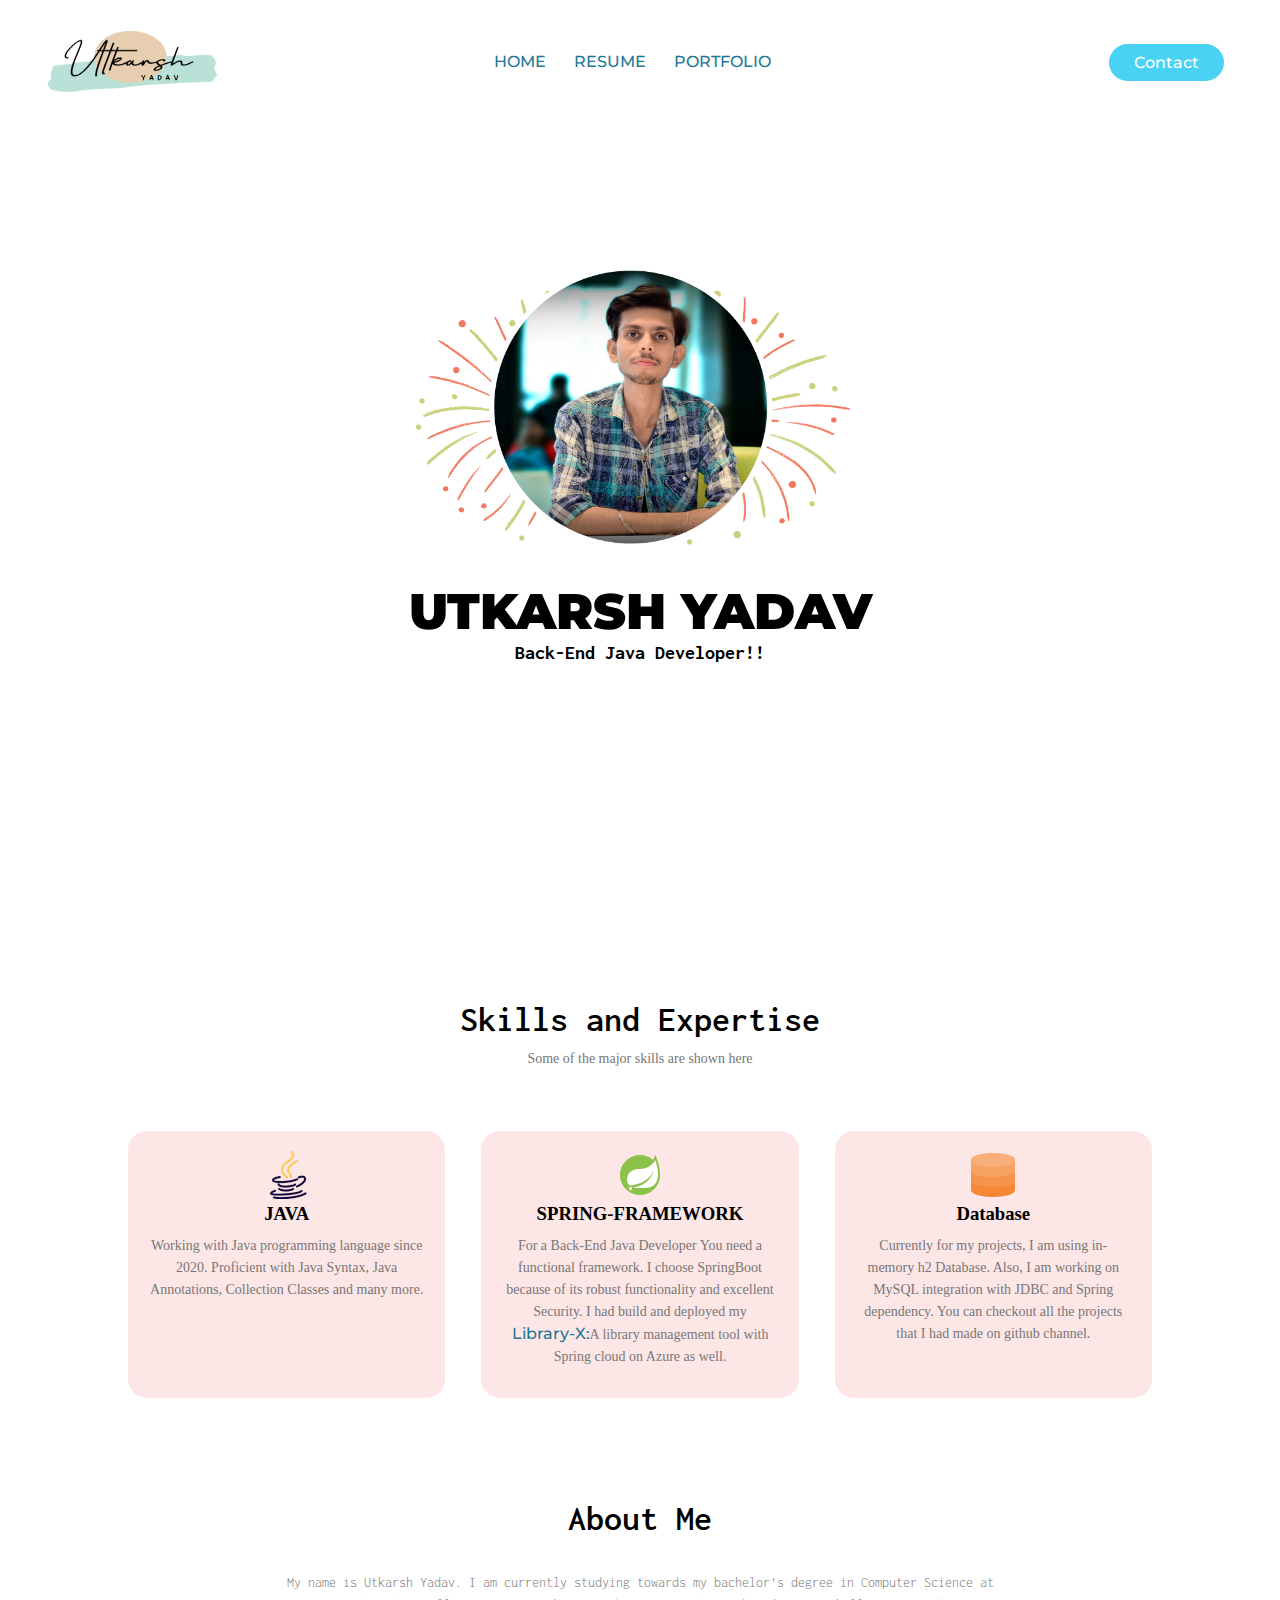
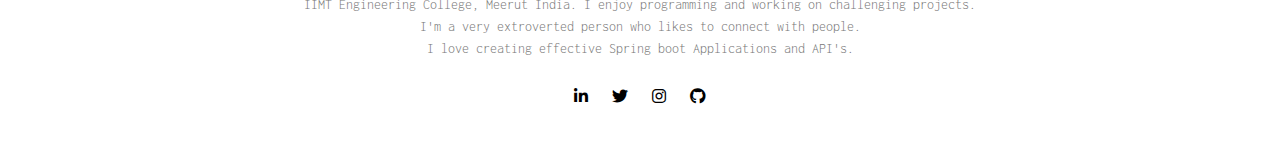
<file: index.html>
<!DOCTYPE html>
<html lang="en">
  <head>
    <meta charset="UTF-8" />
    <meta http-equiv="X-UA-Compatible" content="IE=edge" />
    <meta name="viewport" content="width=device-width, initial-scale=1.0" />
    <title class="title">UTKARSH | YADAV</title>
    <link rel="stylesheet" href="/css/style.css" />
    <link rel="stylesheet" href="https://cdnjs.cloudflare.com/ajax/libs/font-awesome/4.7.0/css/font-awesome.min.css">
    <link rel="stylesheet" 
href="https://cdnjs.cloudflare.com/ajax/libs/font-awesome/6.0.0/css/all.min.css">
    <link rel = "icon" href="images/personality.png" 
        type = "image/x-icon">
  </head>
  <body>
      <header>
    <section class="header">
      <nav>
        <a href="https://devutkarsh.in"
          ><img class="logo" src="images/new.png" alt="Name"
        /></a>

        <div class="nav-link" id="navLinks">
            <i class="fa fa-times" onclick="hidemenu()" ></i>
           <ul>
            <li><a href="index.html" class="line">HOME</a></li>
            <li><a href="resume.html" class="line">RESUME</a></li>
            <li><a href="portfolio.html" class="line">PORTFOLIO</a></li>
          <span class="contact"><li><a href="contact.html" class="line">CONTACT</a></li><span>
          </ul>
        </div>
        <div>
       <a href="contact.html" class="cta"><button class="btne">Contact</button></a>
        </div>
        <i class="fa fa-bars" onclick="showmenu()"></i>
      </nav>

      <div class="mainpic">
           <img src="images/mainpic.png" alt="">
            <p class="name">UTKARSH YADAV</p>
            <p class="para">Back-End Java Developer!!</p>
      </div>
      

      
      
 
     
    </section>





<!-- SKILLS AND EXPERTISE -->

 <section class="skills">
  <h1>Skills and Expertise</h1>
  <p>Some of the major skills are shown here</p>

  <div class="row">
    <div class="skill-col">
      <img src="images/java.png" alt="Java icon" />
      <h3>JAVA</h3>
      <p>
        Working with Java programming language since 2020.
        Proficient with Java Syntax, Java Annotations, Collection Classes
        and many more.
      </p>
    </div>
    <div class="skill-col">
        <img src="images/spring.png" alt="Spring logo">
      <h3>SPRING-FRAMEWORK</h3>
      <p>
       For a Back-End Java Developer You need a functional framework.
       I choose SpringBoot because of its robust functionality and excellent Security.
       I had build and deployed my <a href="https://stackXp.azurewebsites.net" target="_blank"><span class="highlight">Library-X:</span></a>A library management tool with Spring cloud on Azure as well.
      
       
      </p>
    </div>
    <div class="skill-col">
        <img src="images/database.png" alt="Database image">
      <h3>Database</h3>
      <p>
        Currently for my projects, I am using in-memory h2 Database.
        Also, I am working on MySQL integration with JDBC and Spring dependency.
        You can checkout all the projects that I had made on github channel.
      </p>
    </div>
  </div>

</section> 
 



<!--About Section-->

 <section class="about">

      <h1 class="am">About Me</h1>
      <p class="amp">My name is Utkarsh Yadav. I am currently studying towards my bachelor's degree in Computer Science at<br>
          IIMT Engineering College, Meerut India.
        I enjoy programming and working on challenging projects.<br>
        I'm a very extroverted person who likes to connect with people.<br>
         I love creating effective Spring boot Applications  and  API's. 

     </p>  

     <div class="footer-icons">
      <a href="https://linkedin.com/in/utkarsh1510" target="_blank"><i class="fa-brands fa-linkedin-in"></i></a>
      <a href="https://twitter.com/_utkarsh_y" target="_blank"><i class="fa-brands fa-twitter"></i></a>
        <a href="https://www.instagram.com/_.utkarsh._y/" target="_blank"><i class="fa-brands fa-instagram"></i></a>
          <a href="https://github.com/Rytnix" target="_blank"><i class="fa-brands fa-github"></i></a>
     </div>







  
</section> 







</header>


<script>
    var navLinks = document.getElementById("navLinks")
    function showmenu(){
        navLinks.style.left="0";
    }
    function hidemenu(){
        navLinks.style.left="-200px";
    }

</script>
  </body>
</html>
</file>
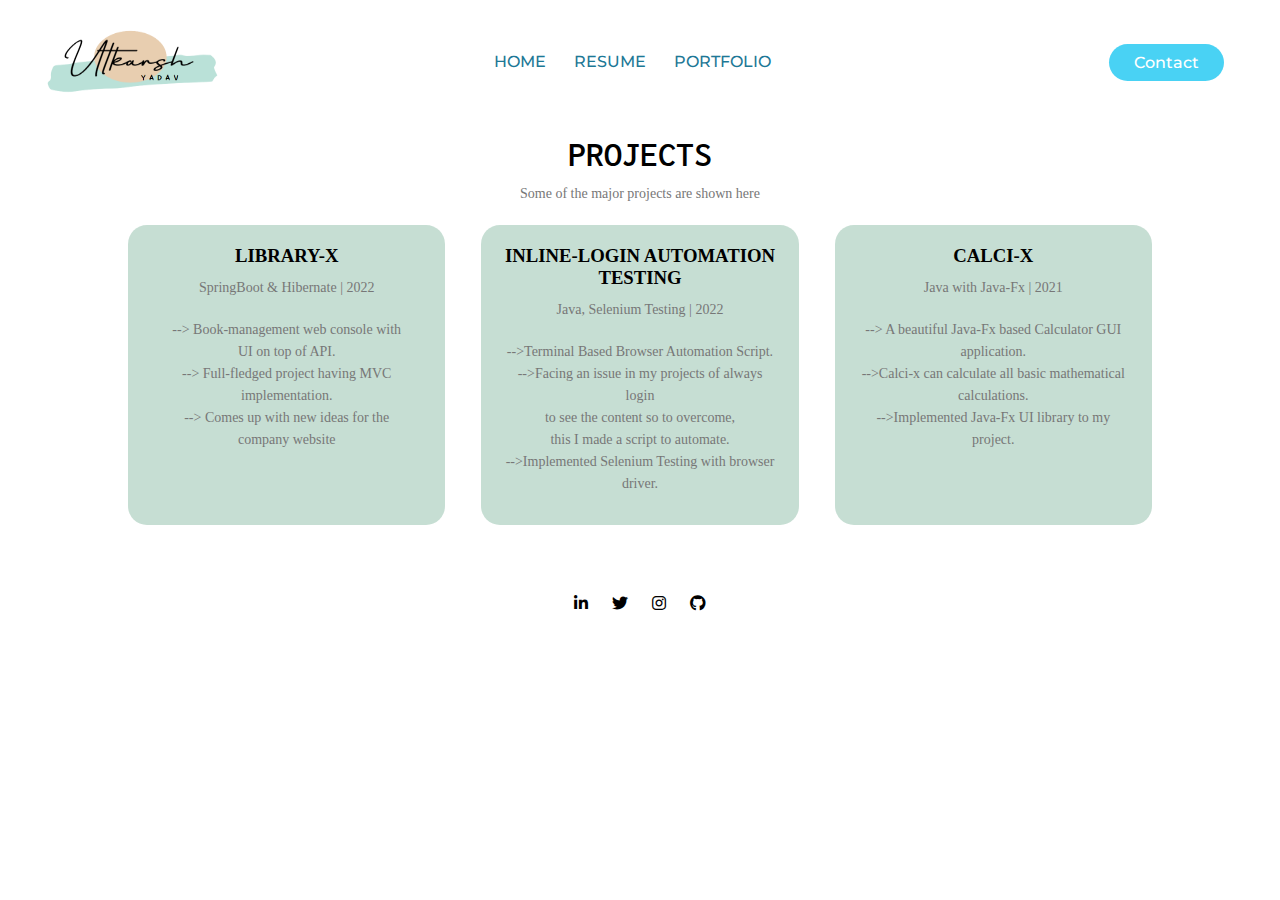
<file: portfolio.html>
<!DOCTYPE html>
<html lang="en">
  <head>
    <meta charset="UTF-8" />
    <meta http-equiv="X-UA-Compatible" content="IE=edge" />
    <meta name="viewport" content="width=device-width, initial-scale=1.0" />
    <title class="title">Portfolio</title>
    <link rel="stylesheet" href="css/style.css" />
    <link rel="stylesheet" href="css/style2.css" />
    <link rel="stylesheet" href="https://cdnjs.cloudflare.com/ajax/libs/font-awesome/4.7.0/css/font-awesome.min.css">
       <link rel="stylesheet" 
href="https://cdnjs.cloudflare.com/ajax/libs/font-awesome/6.0.0/css/all.min.css">
  </head>
  <body>
      <header>
    <section class="header">
      <nav>
        <a href="index.html"
          ><img class="logo" src="images/new.png" alt="Name"
        /></a>  

        <div class="nav-link" id="navLinks">
            <i class="fa fa-times" onclick="hidemenu()" ></i>
           <ul>
            <li><a href="index.html" class="line">HOME</a></li>
            <li><a href="resume.html" class="line">RESUME</a></li>
            <li><a href="portfolio.html" class="line">PORTFOLIO</a></li>
          <span class="contact"><li><a href="contact.html" class="line">CONTACT</a></li><span>
          </ul>
        </div>
        <div>
       <a href="contact.html" class="cta"><button>Contact</button></a>
        </div>
        <i class="fa fa-bars" onclick="showmenu()"></i>
      </nav>



      
    <section class="skills1">
      <h1>PROJECTS</h1>
      <p>Some of the major projects are shown here</p>
    
      <div class="row1">

        <div class="skill-col1">
          <!-- <img src="images/java.png" alt="Java icon" /> -->
          <h3>LIBRARY-X</h3>
          <p>SpringBoot & Hibernate | 2022</p>
          <p>
            
          --> Book-management web console with<br> UI on top of API.<br>
          --> Full-fledged project having MVC implementation.<br>
          --> Comes up with new ideas for the<br> company website
          
           
          </p>
        </div>
        <div class="skill-col1">
            <!-- <img src="images/spring.png" alt="Spring logo"> -->
          <h3>INLINE-LOGIN AUTOMATION TESTING</h3>
          <p>Java, Selenium Testing | 2022</p>
          <p>
          
          -->Terminal Based Browser Automation Script.<br>
        -->Facing an issue in my projects of always login<br>
               to see the content so to overcome,<br>
               this I made a script to automate.<br>
      -->Implemented Selenium Testing with browser driver.
          </ul>
          
           
          </p>
        </div>
        <div class="skill-col1">
            <!-- <img src="images/database.png" alt="Database image"> -->
          <h3>CALCI-X</h3>
          <p>Java with Java-Fx | 2021</p>
          <p>
          --> A beautiful Java-Fx based Calculator GUI application.<br> 
        -->Calci-x can calculate all basic mathematical calculations.<br>
      -->Implemented Java-Fx UI library to my project.
          </p>
        </div>
      </div>

      <div class="footer-icons">
        <a href="https://linkedin.com/in/utkarsh1510" target="_blank"><i class="fa-brands fa-linkedin-in"></i></a>
      <a href="https://twitter.com/_utkarsh_y" target="_blank"><i class="fa-brands fa-twitter"></i></a>
        <a href="https://www.instagram.com/_.utkarsh._y/" target="_blank"><i class="fa-brands fa-instagram"></i></a>
          <a href="https://github.com/Rytnix" target="_blank"><i class="fa-brands fa-github"></i></a>
     </div>
        
    
    </section> 







    </section>






</header>


<script>
    var navLinks = document.getElementById("navLinks")
    function showmenu(){
        navLinks.style.left="0";
    }
    function hidemenu(){
        navLinks.style.left="-200px";
    }

</script>
  </body>
</html>
</file>
<file: css/style.css>
@import url('https://fonts.googleapis.com/css2?family=Montserrat:wght@500&display=swap');
@import url('https://fonts.googleapis.com/css2?family=Inconsolata:wght@600&family=Montserrat:wght@500&display=swap');




*{
    margin: 0;
    padding: 0;
    
}
header{
    width: 100%;
    height: 100vh;
    /* background-image: url('../images/respic.png'); */
    background-repeat: no-repeat;
    background-size: 100% 100%;

    
 }
.header{
    min-height: 100vh;
    width: 100%;
    background-position: center;
    background-size:cover;
    position: relative;
}
nav img
{
    width: 250px;
    height: 70px;
}

nav{
    display: flex;
    padding: 2% 0.5%;
    justify-content: space-between;
    align-items: center;
    z-index: 1000;
    position: relative;
}

.nav-link{
    flex: 1;
    text-align: center;
    margin-left: -100px;

}
.nav-link ul li{
    list-style: none;
    display: inline-block;
    padding: 8px 12px;
    }
a{
    font-family: "Montserrat",sans-serif;
    font-weight: 500;
    font-size: 16px;
    text-decoration: none;
    color: #1d7896; 

}
 button{
  
    background-color:rgba(28, 199, 241, 0.8) ;
    padding: 9px 25px;
    border: none;
    border-radius: 30px;
    cursor:pointer;
    transition:all 0.3s ease 0s ; 
    margin-right: auto;
    margin-right: 50px;


    font-family: "Montserrat",sans-serif;
    font-weight: 500;
    font-size: 16px;
    text-decoration: none;
    color: white;
    
}  
button:hover{
    background-color: rgb(20, 141, 189);
}
.mainpic{
position: absolute;
left: 50%;
top: 50%;
transform: translate(-50%, -50%);
}
.mainpic p{
    text-align: center;
    position: relative;
    top: -80px;
}

.name{
    font-family: "Montserrat",sans-serif;
    font-weight: 1000;
    font-size: 50px;
    text-decoration: none;
}

.para{
    font-family: 'Inconsolata', sans-serif;
    font-weight: bold;
    font-size: 20px;
    text-decoration: none;
}
.line::after{
    content: " ";
    display: block;
    width: 0%;
    height: 2px;
    background-color: #ff3c78;
    transition: 0.3s all;
  }
.line:hover::after{
    width: 100%;
    transition: .3s;
  }

nav .fa{
    display: none;

}
.contact{
    display: none;
}

@media(max-width: 700px)
{
    .name{
        font-size: 30px;
    }
    .para{
        font-size: 15px;
    }
    .nav-link ul li{
        display: block; 
        
    }
     .nav-link{
        position: absolute;
        background: rgba(163, 201, 184, 0.616);
        height: 100vh;
        width: 300px;
        top: 0;
        left: -300px;
        text-align: right;
        z-index: 2;
        transition: 1s;
        
         }  
    
        nav .fa{
        display: block;
        color: black;
        margin: 10px;
        font-size: 22px;
        cursor: pointer;
        }
    .nav-link ul{
        padding: 30px;
    } 
   
    Button{
       display: none;
   }
   .contact{
       display: block;
   }
  

}




/* SKILLS AND EXPERTISE */


.skills{
    width: 80%;
    margin: auto;
    text-align: center;
    padding-top: 100px;

}
.skills h1{
    font-family: 'Inconsolata', sans-serif;
    font-size: 36px;
    font-weight: 600;

}
.skills p{
    color: #777;
    font-size: 14px;
    font-weight: 300;
    line-height: 22px;
    padding: 10px;
    
}
.row
{
    margin-top: 5%;
    display: flex;
    justify-content: space-between;
}
.skill-col
{
    flex-basis: 31%;
    background: #fde6e6;
    border-radius: 19px;
    margin-bottom: 5%;
    padding: 20px 12px;
    box-sizing: border-box;
} 


@media(max-width: 700px) {
    .row{
        flex-direction: column;
        
    }
    

    
}


/* footer */

.about{
    width: 100;
    text-align: center;
    padding: 30px;
    

}

.am{
    font-size: 36px;
    margin-bottom: 25px;
    margin-top: 20px;
    font-weight: 600;
    font-family: 'Inconsolata', sans-serif;
}
.about .amp{

        font-family: 'Inconsolata', sans-serif;
        color: #777;
        font-size: 14px;
        font-weight: 300;
        line-height: 22px;
        padding: 10px;
        
}
.footer-icons .fa-brands{
    color: black;
    margin: 0 10px;
    cursor: pointer;
    padding: 18px 0;

}

@media(max-width: 700px) {

    .about .amp{
        
    }
}




/* Resume file */


.resume{

    
        flex: 1;
        text-align: center;
       
    
}
.resume ul li{
        list-style: none;
        display: inline-block;
        padding: 8px 190px;
     }

.res{
     font: 900 32px/40px;
        color: black;
        font-size: 44px;
        font-weight: 300px;
           
    
}


/* .pdf{
    
text-align: center;

} */
.error{
    display: none;
}
.pdf{
    display: flex;
    justify-content: center;
    align-items: center;
    width: auto;
    height: 100vh;
}
.pdfframe{
   width: 50%;
   height: 100vh;
}

@media(max-width: 700px){
    .pdf{
        display: none;
    }
    .dbtn{
        display: none;
    }
    .resume ul li{
        list-style: none;
        padding: 8px 110px;
     }
     
     .error{
         display: block;
         text-align: center;
         font-family: 'Inconsolata', sans-serif;
        color: #777;
        font-size: 14px;
        font-weight: 300;
        line-height: 22px;
     }

}
@media (min-width:700px) and (max-width: 1000px) {
  
.pdf{
    display: flex;
    justify-content: center;
    align-items: center;
    margin-left: 205px;
    width: 600px;
    height: 1000px; 
} 
}
</file>
<file: css/style2.css>
.skills1{
    width: 80%;
    margin: auto;
    text-align: center;
    padding-top: 10px;

}
.skills1 h1{
    font-family: 'Inconsolata', sans-serif;
    font-size: 36px;
    font-weight: 600;

}
.skills1 p{
    color: #777;
    font-size: 14px;
    font-weight: 300;
    line-height: 22px;
    padding: 10px;
    
}
.row1
{
    margin-top: 1%;
    display: flex;
    justify-content: space-between;
}
.skill-col1
{
    flex-basis: 31%;
    background: rgba(163, 201, 184, 0.616);;
    /* background: #fde6e6; */
    border-radius: 19px;
    margin-bottom: 5%;
    padding: 20px 12px;
    box-sizing: border-box;
} 

/* contact button */



@media(max-width: 700px) {
    .row1{
        flex-direction: column;
        
    }
    

    
}
</file>
